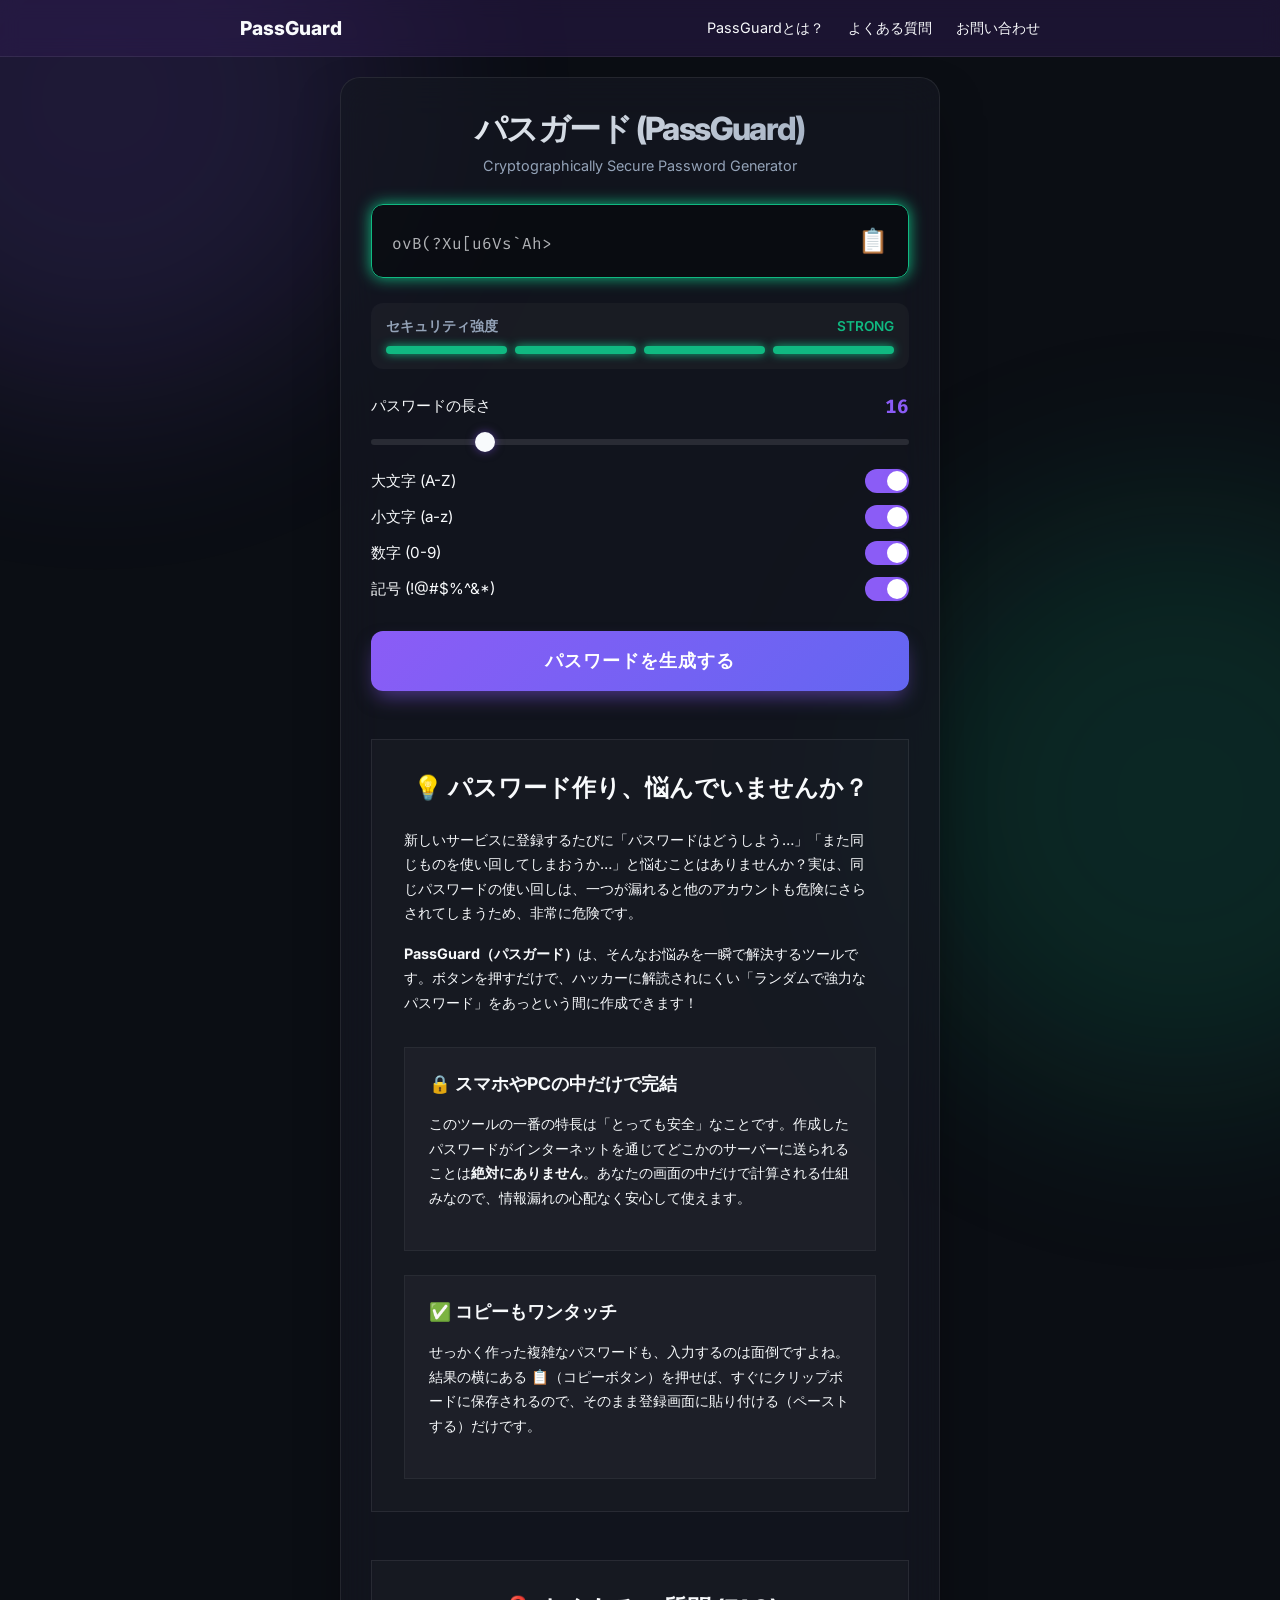
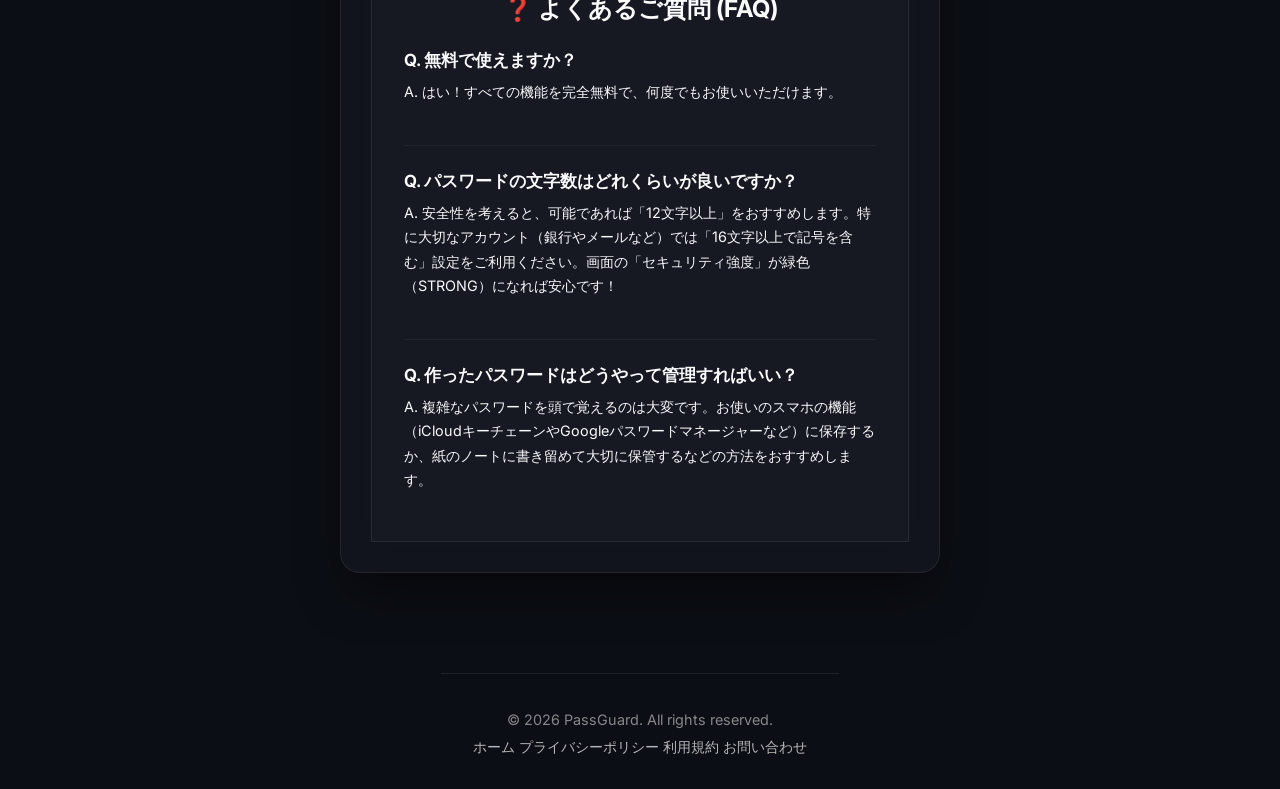
<file: index.html>
<!DOCTYPE html>
<html lang="ja">
<head>
    <meta charset="UTF-8">
    <meta name="viewport" content="width=device-width, initial-scale=1.0">
    <title>パスガード (PassGuard) - 安全で強力なパスワードを即座に作成</title>
    <meta name="description" content="暗号学的に安全なパスワードをブラウザ内だけで即座に作成。個人情報は一切送信されないローカル完結型のセキュアなツール。">
    <meta name="viewport" content="width=device-width, initial-scale=1.0">
    <meta name="theme-color" content="#1c122b">

    <!-- Fonts & Style -->
    <link href="https://fonts.googleapis.com/css2?family=Fira+Code:wght@400;600&family=Inter:wght@400;600;800&display=swap" rel="stylesheet">
    <link rel="stylesheet" href="style.css">

    <!-- Favicon -->
    <link rel="icon" type="image/svg+xml" href="favicon.svg">

    <!-- Open Graph / Facebook -->
    <meta property="og:type" content="website">
    <meta property="og:url" content="https://password-generator-eight-ruby-12.vercel.app/">
    <meta property="og:title" content="パスガード (PassGuard) - 強固で安全なパスワード作成">
    <meta property="og:description" content="サーバーへデータを一切送信しない、極めて安全なパスワード生成器。お好みの長さと文字種で即座に作成。">
    <meta property="og:image" content="favicon.svg">

    <!-- Twitter -->
    <meta property="twitter:card" content="summary_large_image">
    <meta property="twitter:url" content="https://password-generator-eight-ruby-12.vercel.app/">
    <meta property="twitter:title" content="Secure Password Generator - 強固で安全なパスワード作成">
    <meta property="twitter:description" content="サーバーへデータを一切送信しない、極めて安全なパスワード生成器。お好みの長さと文字種で即座に作成。">
    <meta property="twitter:image" content="favicon.svg">
    <!-- Google AdSense 審査・自動広告用コード -->
    <script async src="https://pagead2.googlesyndication.com/pagead/js/adsbygoogle.js?client=ca-pub-8914844189894814" crossorigin="anonymous"></script>

    <!-- Google tag (gtag.js) -->
    <script async src="https://www.googletagmanager.com/gtag/js?id=G-P8Q7H5FZKG"></script>
    <script>
      window.dataLayer = window.dataLayer || [];
      function gtag(){dataLayer.push(arguments);}
      gtag('js', new Date());

      gtag('config', 'G-P8Q7H5FZKG');
    </script>
</head>
<body>
    <div class="bg-decoration">
        <div class="glow glow-1"></div>
        <div class="glow glow-2"></div>
    </div>

    <!-- シンプルナビゲーション -->
    <nav class="top-nav">
        <div class="nav-container">
            <a href="index.html" class="nav-logo">PassGuard</a>
            <div class="nav-links">
                <a href="#about">PassGuardとは？</a>
                <a href="#faq">よくある質問</a>
                <a href="contact.html">お問い合わせ</a>
            </div>
        </div>
    </nav>

    <main class="container">
        <header>
            <h1>パスガード <span class="accent-text">(PassGuard)</span></h1>
            <p>Cryptographically Secure Password Generator</p>
        </header>
        <!-- Ads removed for approval -->

        <section class="result-container">
            <div class="password-display" id="passwordDisplay">
                <span id="result" class="placeholder">設定を行って生成してください</span>
            </div>
            <button id="copyBtn" class="copy-btn" title="パスワードをコピー">
                📋
            </button>
        </section>

        <!-- アニメーション付きセキュリティ強度メーター -->
        <section class="strength-section">
            <div class="strength-header">
                <span>セキュリティ強度</span>
                <span id="strengthText">VERY WEAK</span>
            </div>
            <div class="strength-bars">
                <div class="bar" id="bar1"></div>
                <div class="bar" id="bar2"></div>
                <div class="bar" id="bar3"></div>
                <div class="bar" id="bar4"></div>
            </div>
        </section>

        <section class="settings-container">
            <div class="setting">
                <div class="setting-header">
                    <label for="lengthSlider">パスワードの長さ</label>
                    <span id="lengthValue">16</span>
                </div>
                <input type="range" id="lengthSlider" min="4" max="64" value="16">
            </div>

            <div class="options">
                <label class="checkbox-container">
                    <span>大文字 (A-Z)</span>
                    <input type="checkbox" id="uppercaseCb" checked>
                    <span class="checkmark"></span>
                </label>
                <label class="checkbox-container">
                    <span>小文字 (a-z)</span>
                    <input type="checkbox" id="lowercaseCb" checked>
                    <span class="checkmark"></span>
                </label>
                <label class="checkbox-container">
                    <span>数字 (0-9)</span>
                    <input type="checkbox" id="numbersCb" checked>
                    <span class="checkmark"></span>
                </label>
                <label class="checkbox-container">
                    <span>記号 (!@#$%^&*)</span>
                    <input type="checkbox" id="symbolsCb" checked>
                    <span class="checkmark"></span>
                </label>
            </div>

            <button id="generateBtn" class="generate-btn">パスワードを生成する</button>
        </section>

        <!-- 親しみやすい解説セクション -->
        <section id="about" class="friendly-content">
            <h2>💡 パスワード作り、悩んでいませんか？</h2>
            <p>新しいサービスに登録するたびに「パスワードはどうしよう…」「また同じものを使い回してしまおうか…」と悩むことはありませんか？実は、同じパスワードの使い回しは、一つが漏れると他のアカウントも危険にさらされてしまうため、非常に危険です。</p>
            <p><strong>PassGuard（パスガード）</strong>は、そんなお悩みを一瞬で解決するツールです。ボタンを押すだけで、ハッカーに解読されにくい「ランダムで強力なパスワード」をあっという間に作成できます！</p>
            
            <div class="feature-cards">
                <div class="feature-card">
                    <h3>🔒 スマホやPCの中だけで完結</h3>
                    <p>このツールの一番の特長は「とっても安全」なことです。作成したパスワードがインターネットを通じてどこかのサーバーに送られることは<strong>絶対にありません</strong>。あなたの画面の中だけで計算される仕組みなので、情報漏れの心配なく安心して使えます。</p>
                </div>
                <div class="feature-card">
                    <h3>✅ コピーもワンタッチ</h3>
                    <p>せっかく作った複雑なパスワードも、入力するのは面倒ですよね。結果の横にある 📋（コピーボタン）を押せば、すぐにクリップボードに保存されるので、そのまま登録画面に貼り付ける（ペーストする）だけです。</p>
                </div>
            </div>
        </section>

        <!-- FAQセクション -->
        <section id="faq" class="friendly-content">
            <h2>❓ よくあるご質問 (FAQ)</h2>
            <div class="faq-item">
                <h4>Q. 無料で使えますか？</h4>
                <p>A. はい！すべての機能を完全無料で、何度でもお使いいただけます。</p>
            </div>
            <div class="faq-item">
                <h4>Q. パスワードの文字数はどれくらいが良いですか？</h4>
                <p>A. 安全性を考えると、可能であれば「12文字以上」をおすすめします。特に大切なアカウント（銀行やメールなど）では「16文字以上で記号を含む」設定をご利用ください。画面の「セキュリティ強度」が緑色（STRONG）になれば安心です！</p>
            </div>
            <div class="faq-item">
                <h4>Q. 作ったパスワードはどうやって管理すればいい？</h4>
                <p>A. 複雑なパスワードを頭で覚えるのは大変です。お使いのスマホの機能（iCloudキーチェーンやGoogleパスワードマネージャーなど）に保存するか、紙のノートに書き留めて大切に保管するなどの方法をおすすめします。</p>
            </div>
        </section>
    </main>

    <!-- Ads removed for approval -->

    <footer class="app-footer">
        <div class="footer-content">
            <p>&copy; 2026 PassGuard. All rights reserved.</p>
            <div class="footer-links">
                <a href="index.html">ホーム</a>
                <a href="privacy-policy.html">プライバシーポリシー</a>
                <a href="terms.html">利用規約</a>
                <a href="contact.html">お問い合わせ</a>
            </div>
        </div>
    </footer>

    <!-- トースト通知 (コピー完了時など) -->
    <div id="toast" class="toast">クリップボードにコピーしました！</div>

    <script src="main.js"></script>
</body>
</html>
</file>
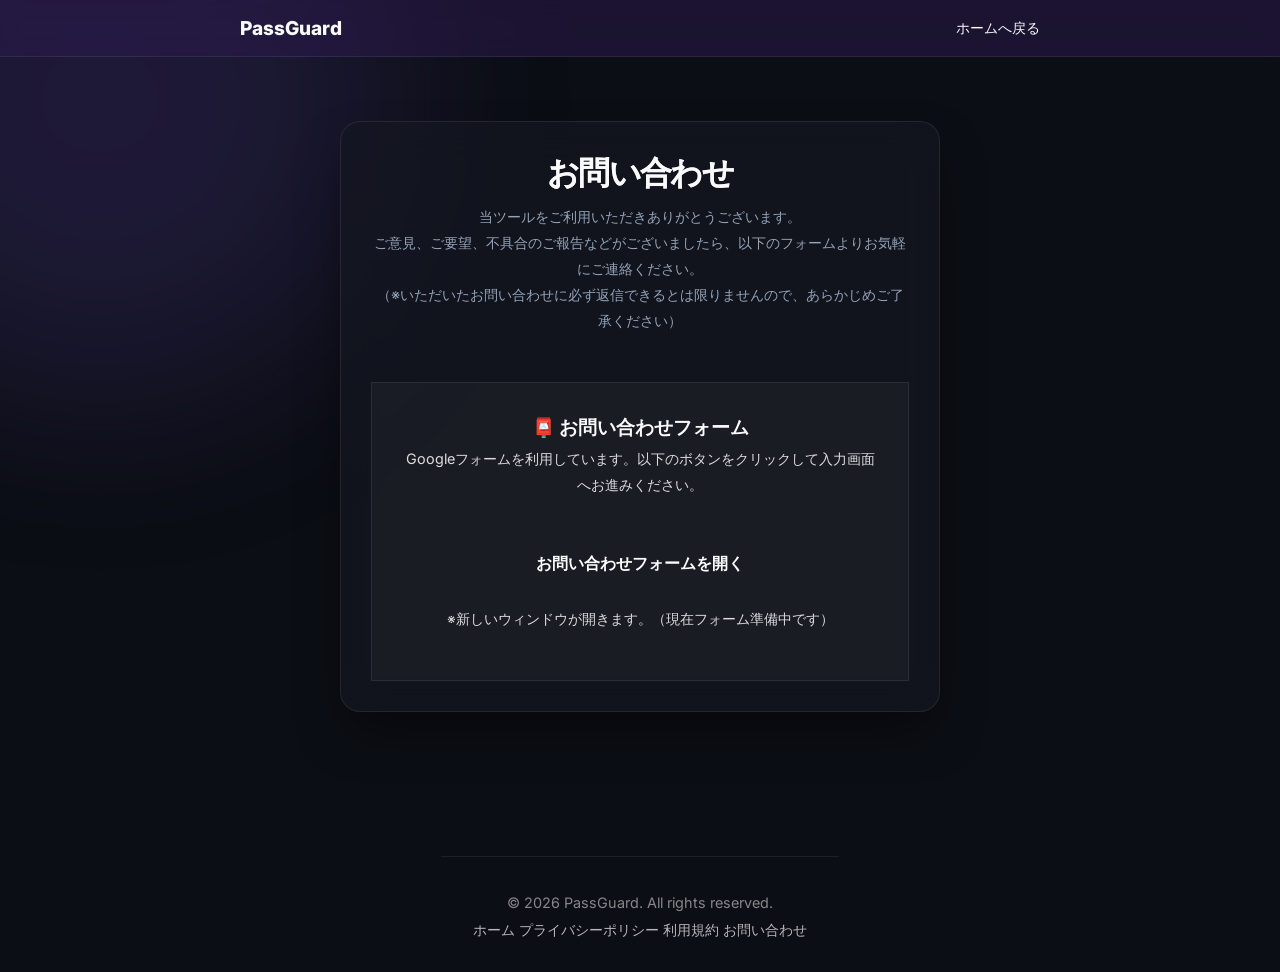
<file: contact.html>
<!DOCTYPE html>
<html lang="ja">
<head>
    <meta charset="UTF-8">
    <meta name="viewport" content="width=device-width, initial-scale=1.0">
    <title>お問い合わせ - パスガード (PassGuard)</title>
    <meta name="theme-color" content="#1c122b">

    <!-- Fonts & Style -->
    <link href="https://fonts.googleapis.com/css2?family=Fira+Code:wght@400;600&family=Inter:wght@400;600;800&display=swap" rel="stylesheet">
    <link rel="stylesheet" href="style.css">

    <!-- Google AdSense 自動広告用コード -->
    <script async src="https://pagead2.googlesyndication.com/pagead/js/adsbygoogle.js?client=ca-pub-8914844189894814" crossorigin="anonymous"></script>
</head>
<body>
    <div class="bg-decoration">
        <div class="glow glow-1"></div>
    </div>

    <nav class="top-nav">
        <div class="nav-container">
            <a href="index.html" class="nav-logo">PassGuard</a>
            <div class="nav-links">
                <a href="index.html">ホームへ戻る</a>
            </div>
        </div>
    </nav>

    <main class="container text-page-container">
        <article class="text-content">
            <h1>お問い合わせ</h1>
            
            <p>当ツールをご利用いただきありがとうございます。<br>
            ご意見、ご要望、不具合のご報告などがございましたら、以下のフォームよりお気軽にご連絡ください。<br>
            （※いただいたお問い合わせに必ず返信できるとは限りませんので、あらかじめご了承ください）</p>

            <div class="contact-box">
                <h3>📮 お問い合わせフォーム</h3>
                <p>Googleフォームを利用しています。以下のボタンをクリックして入力画面へお進みください。</p>
                <a href="#" class="contact-btn" target="_blank" rel="noopener noreferrer">お問い合わせフォームを開く</a>
                <p class="form-hint">※新しいウィンドウが開きます。（現在フォーム準備中です）</p>
            </div>
        </article>
    </main>

    <footer class="app-footer">
        <div class="footer-content">
            <p>&copy; 2026 PassGuard. All rights reserved.</p>
            <div class="footer-links">
                <a href="index.html">ホーム</a>
                <a href="privacy-policy.html">プライバシーポリシー</a>
                <a href="terms.html">利用規約</a>
                <a href="contact.html">お問い合わせ</a>
            </div>
        </div>
    </footer>
</body>
</html>
</file>
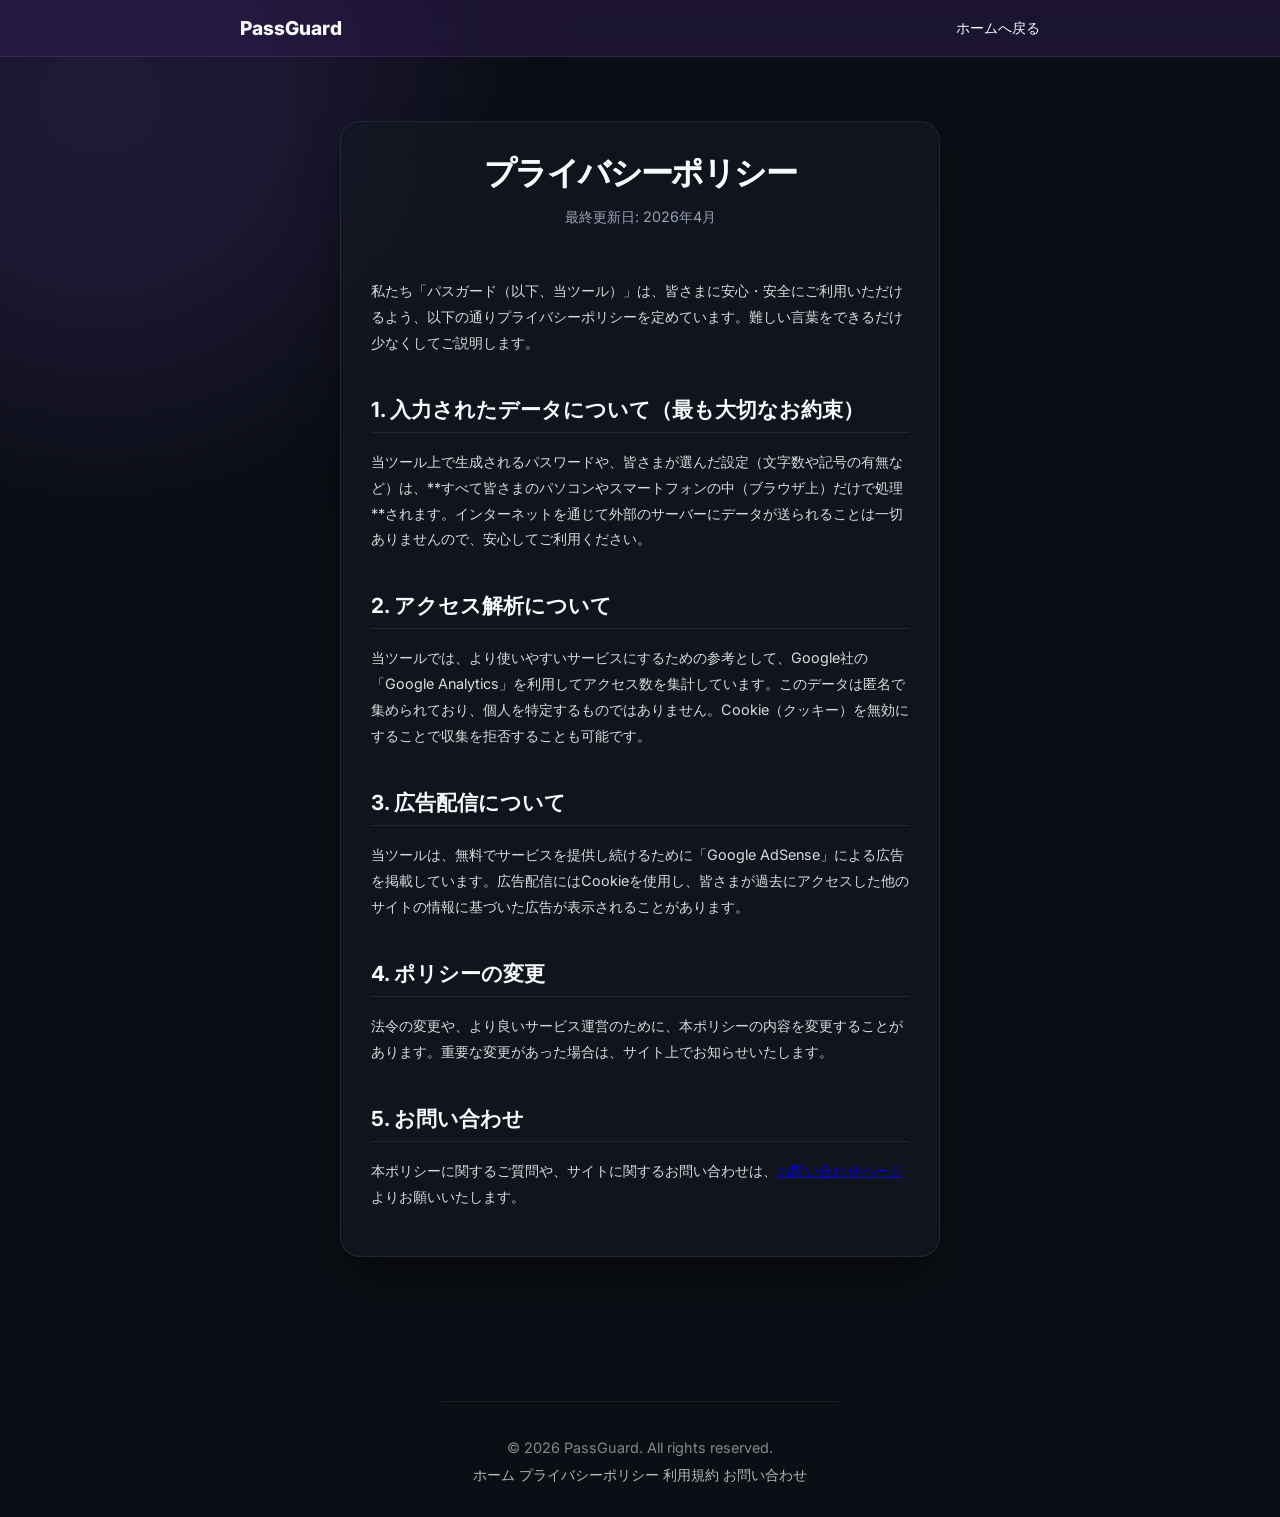
<file: privacy-policy.html>
<!DOCTYPE html>
<html lang="ja">
<head>
    <meta charset="UTF-8">
    <meta name="viewport" content="width=device-width, initial-scale=1.0">
    <title>プライバシーポリシー - パスガード (PassGuard)</title>
    <meta name="theme-color" content="#1c122b">

    <!-- Fonts & Style -->
    <link href="https://fonts.googleapis.com/css2?family=Fira+Code:wght@400;600&family=Inter:wght@400;600;800&display=swap" rel="stylesheet">
    <link rel="stylesheet" href="style.css">

    <!-- Google AdSense 自動広告用コード -->
    <script async src="https://pagead2.googlesyndication.com/pagead/js/adsbygoogle.js?client=ca-pub-8914844189894814" crossorigin="anonymous"></script>
</head>
<body>
    <div class="bg-decoration">
        <div class="glow glow-1"></div>
    </div>

    <!-- シンプルナビゲーション -->
    <nav class="top-nav">
        <div class="nav-container">
            <a href="index.html" class="nav-logo">PassGuard</a>
            <div class="nav-links">
                <a href="index.html">ホームへ戻る</a>
            </div>
        </div>
    </nav>

    <main class="container text-page-container">
        <article class="text-content">
            <h1>プライバシーポリシー</h1>
            <p>最終更新日: 2026年4月</p>
            
            <p>私たち「パスガード（以下、当ツール）」は、皆さまに安心・安全にご利用いただけるよう、以下の通りプライバシーポリシーを定めています。難しい言葉をできるだけ少なくしてご説明します。</p>

            <h2>1. 入力されたデータについて（最も大切なお約束）</h2>
            <p>当ツール上で生成されるパスワードや、皆さまが選んだ設定（文字数や記号の有無など）は、**すべて皆さまのパソコンやスマートフォンの中（ブラウザ上）だけで処理**されます。インターネットを通じて外部のサーバーにデータが送られることは一切ありませんので、安心してご利用ください。</p>

            <h2>2. アクセス解析について</h2>
            <p>当ツールでは、より使いやすいサービスにするための参考として、Google社の「Google Analytics」を利用してアクセス数を集計しています。このデータは匿名で集められており、個人を特定するものではありません。Cookie（クッキー）を無効にすることで収集を拒否することも可能です。</p>

            <h2>3. 広告配信について</h2>
            <p>当ツールは、無料でサービスを提供し続けるために「Google AdSense」による広告を掲載しています。広告配信にはCookieを使用し、皆さまが過去にアクセスした他のサイトの情報に基づいた広告が表示されることがあります。</p>

            <h2>4. ポリシーの変更</h2>
            <p>法令の変更や、より良いサービス運営のために、本ポリシーの内容を変更することがあります。重要な変更があった場合は、サイト上でお知らせいたします。</p>

            <h2>5. お問い合わせ</h2>
            <p>本ポリシーに関するご質問や、サイトに関するお問い合わせは、<a href="contact.html">お問い合わせページ</a>よりお願いいたします。</p>
        </article>
    </main>

    <footer class="app-footer">
        <div class="footer-content">
            <p>&copy; 2026 PassGuard. All rights reserved.</p>
            <div class="footer-links">
                <a href="index.html">ホーム</a>
                <a href="privacy-policy.html">プライバシーポリシー</a>
                <a href="terms.html">利用規約</a>
                <a href="contact.html">お問い合わせ</a>
            </div>
        </div>
    </footer>
</body>
</html>
</file>
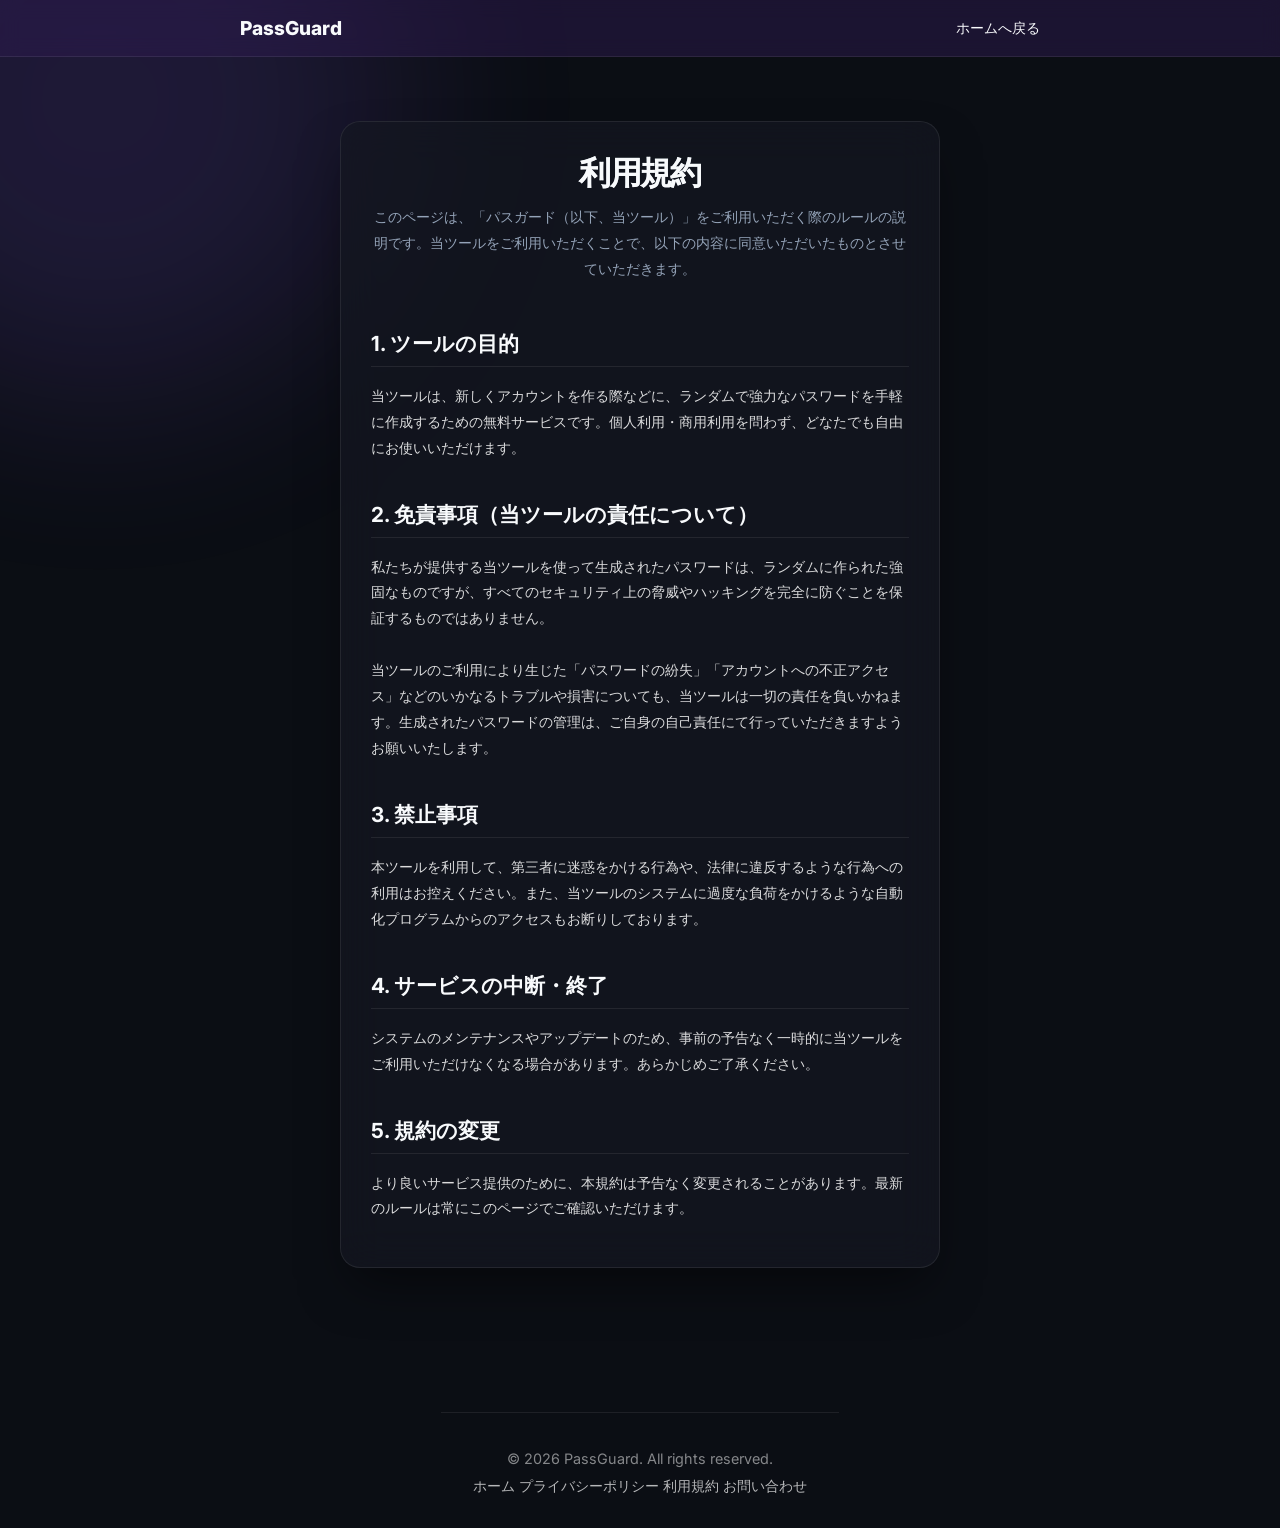
<file: terms.html>
<!DOCTYPE html>
<html lang="ja">
<head>
    <meta charset="UTF-8">
    <meta name="viewport" content="width=device-width, initial-scale=1.0">
    <title>利用規約 - パスガード (PassGuard)</title>
    <meta name="theme-color" content="#1c122b">

    <!-- Fonts & Style -->
    <link href="https://fonts.googleapis.com/css2?family=Fira+Code:wght@400;600&family=Inter:wght@400;600;800&display=swap" rel="stylesheet">
    <link rel="stylesheet" href="style.css">

    <!-- Google AdSense 自動広告用コード -->
    <script async src="https://pagead2.googlesyndication.com/pagead/js/adsbygoogle.js?client=ca-pub-8914844189894814" crossorigin="anonymous"></script>
</head>
<body>
    <div class="bg-decoration">
        <div class="glow glow-1"></div>
    </div>

    <nav class="top-nav">
        <div class="nav-container">
            <a href="index.html" class="nav-logo">PassGuard</a>
            <div class="nav-links">
                <a href="index.html">ホームへ戻る</a>
            </div>
        </div>
    </nav>

    <main class="container text-page-container">
        <article class="text-content">
            <h1>利用規約</h1>
            
            <p>このページは、「パスガード（以下、当ツール）」をご利用いただく際のルールの説明です。当ツールをご利用いただくことで、以下の内容に同意いただいたものとさせていただきます。</p>

            <h2>1. ツールの目的</h2>
            <p>当ツールは、新しくアカウントを作る際などに、ランダムで強力なパスワードを手軽に作成するための無料サービスです。個人利用・商用利用を問わず、どなたでも自由にお使いいただけます。</p>

            <h2>2. 免責事項（当ツールの責任について）</h2>
            <p>私たちが提供する当ツールを使って生成されたパスワードは、ランダムに作られた強固なものですが、すべてのセキュリティ上の脅威やハッキングを完全に防ぐことを保証するものではありません。<br><br>
            当ツールのご利用により生じた「パスワードの紛失」「アカウントへの不正アクセス」などのいかなるトラブルや損害についても、当ツールは一切の責任を負いかねます。生成されたパスワードの管理は、ご自身の自己責任にて行っていただきますようお願いいたします。</p>

            <h2>3. 禁止事項</h2>
            <p>本ツールを利用して、第三者に迷惑をかける行為や、法律に違反するような行為への利用はお控えください。また、当ツールのシステムに過度な負荷をかけるような自動化プログラムからのアクセスもお断りしております。</p>

            <h2>4. サービスの中断・終了</h2>
            <p>システムのメンテナンスやアップデートのため、事前の予告なく一時的に当ツールをご利用いただけなくなる場合があります。あらかじめご了承ください。</p>

            <h2>5. 規約の変更</h2>
            <p>より良いサービス提供のために、本規約は予告なく変更されることがあります。最新のルールは常にこのページでご確認いただけます。</p>
        </article>
    </main>

    <footer class="app-footer">
        <div class="footer-content">
            <p>&copy; 2026 PassGuard. All rights reserved.</p>
            <div class="footer-links">
                <a href="index.html">ホーム</a>
                <a href="privacy-policy.html">プライバシーポリシー</a>
                <a href="terms.html">利用規約</a>
                <a href="contact.html">お問い合わせ</a>
            </div>
        </div>
    </footer>
</body>
</html>
</file>
<file: style.css>
:root {
    --bg-dark: #0B0E14; /* Cyber dark */
    --panel-bg: rgba(20, 24, 34, 0.7);
    --border-color: rgba(255, 255, 255, 0.08);
    --primary: #8b5cf6; /* Purple/Violet main */
    --primary-glow: rgba(139, 92, 246, 0.5);
    --text-primary: #f8fafc;
    --text-muted: #94a3b8;
    
    /* Strength colors */
    --strength-very-weak: #ef4444; /* Red */
    --strength-weak: #f59e0b;      /* Orange */
    --strength-good: #eab308;      /* Yellow */
    --strength-strong: #10b981;    /* Green */
}

* { margin: 0; padding: 0; box-sizing: border-box; }

body {
    font-family: 'Inter', sans-serif;
    background-color: var(--bg-dark);
    color: var(--text-primary);
    min-height: 100vh;
    display: flex;
    flex-direction: column;
    align-items: center;
    position: relative;
    overflow-x: hidden;
}

/* Background Effects */
.bg-decoration {
    position: fixed;
    top: 0; left: 0; width: 100vw; height: 100vh;
    z-index: -1;
    pointer-events: none;
}
.glow {
    position: absolute;
    width: 600px; height: 600px;
    border-radius: 50%;
    filter: blur(100px);
    opacity: 0.15;
}
.glow-1 { background: var(--primary); top: -200px; left: -200px; }
.glow-2 { background: var(--strength-strong); bottom: -200px; right: -200px; }

/* Ad Banners - Placement purely for monetization structure */
.ad-banner {
    width: 100%; max-width: 728px;
    height: 90px;
    background: rgba(255,255,255,0.02);
    border: 1px dashed var(--border-color);
    margin: 20px 0;
    display: flex; align-items: center; justify-content: center;
    color: var(--text-muted);
    font-size: 0.8rem;
}

/* Main Container */
.container {
    width: 90%;
    max-width: 600px;
    background: var(--panel-bg);
    backdrop-filter: blur(20px);
    -webkit-backdrop-filter: blur(20px);
    border: 1px solid var(--border-color);
    border-radius: 20px;
    padding: 30px;
    box-shadow: 0 25px 50px -12px rgba(0,0,0,0.5);
    margin: 20px 0;
}

header { text-align: center; margin-bottom: 30px; }
h1 { font-size: 2rem; font-weight: 800; background: linear-gradient(135deg, var(--text-primary), var(--text-muted)); -webkit-background-clip: text; color: transparent; letter-spacing: -0.05em; }
p { color: var(--text-muted); font-size: 0.9rem; margin-top: 5px; }

/* Result Box */
.result-container {
    background: rgba(0,0,0,0.4);
    border: 1px solid var(--border-color);
    border-radius: 12px;
    padding: 20px;
    display: flex;
    justify-content: space-between;
    align-items: center;
    margin-bottom: 25px;
    position: relative;
    transition: all 0.3s ease;
}
.result-container:hover { border-color: rgba(255,255,255,0.2); }

.password-display {
    font-family: 'Fira Code', monospace;
    font-size: 1.5rem;
    word-break: break-all;
    flex-grow: 1;
    margin-right: 15px;
}
.placeholder { color: var(--text-muted); font-size: 1rem; opacity: 0.7; }

.copy-btn {
    background: transparent;
    border: none;
    color: var(--primary);
    font-size: 1.5rem;
    cursor: pointer;
    transition: transform 0.2s, filter 0.2s;
}
.copy-btn:hover { transform: scale(1.1); filter: brightness(1.2); }
.copy-btn:active { transform: scale(0.9); }

/* Strength Meter */
.strength-section {
    background: rgba(255,255,255,0.03);
    padding: 15px;
    border-radius: 12px;
    margin-bottom: 25px;
}
.strength-header {
    display: flex; justify-content: space-between;
    font-size: 0.85rem; font-weight: 600; text-transform: uppercase;
    margin-bottom: 10px; color: var(--text-muted);
}
.strength-bars { display: flex; gap: 8px; height: 8px; }
.bar {
    flex: 1;
    background: rgba(255,255,255,0.1);
    border-radius: 4px;
    transition: all 0.4s ease;
}

/* Settings */
.settings-container { display: flex; flex-direction: column; gap: 20px; }

.setting-header { display: flex; justify-content: space-between; align-items: center; font-size: 0.95rem; margin-bottom: 10px; }
#lengthValue { font-family: 'Fira Code', monospace; color: var(--primary); font-size: 1.2rem; font-weight: bold; }

/* Custom Slider */
input[type=range] {
    -webkit-appearance: none;
    width: 100%; background: transparent;
}
input[type=range]::-webkit-slider-runnable-track {
    width: 100%; height: 6px; cursor: pointer;
    background: rgba(255,255,255,0.1); border-radius: 3px;
}
input[type=range]::-webkit-slider-thumb {
    height: 20px; width: 20px; border-radius: 50%;
    background: var(--text-primary);
    cursor: pointer;
    -webkit-appearance: none;
    margin-top: -7px;
    box-shadow: 0 0 10px var(--primary-glow);
    transition: transform 0.1s;
}
input[type=range]::-webkit-slider-thumb:hover { transform: scale(1.2); }

/* Custom Checkboxes */
.options { display: flex; flex-direction: column; gap: 12px; }
.checkbox-container {
    display: flex; justify-content: space-between; align-items: center;
    cursor: pointer; font-size: 0.95rem; user-select: none;
}
.checkbox-container input { position: absolute; opacity: 0; cursor: pointer; height: 0; width: 0; }
.checkmark {
    position: relative; height: 24px; width: 44px;
    background-color: rgba(255,255,255,0.1);
    border-radius: 12px; transition: background-color 0.3s;
}
.checkmark:after {
    content: ""; position: absolute;
    top: 2px; left: 2px; width: 20px; height: 20px;
    border-radius: 50%; background: var(--text-muted);
    transition: 0.3s cubic-bezier(0.68, -0.55, 0.265, 1.55);
}
.checkbox-container input:checked ~ .checkmark { background-color: var(--primary); }
.checkbox-container input:checked ~ .checkmark:after {
    background: white; left: calc(100% - 2px); transform: translateX(-100%);
    box-shadow: 0 0 5px var(--primary-glow);
}

/* Generate Button */
.generate-btn {
    background: linear-gradient(135deg, var(--primary), #6366f1);
    color: white; border: none; padding: 18px;
    border-radius: 12px; font-size: 1.1rem; font-weight: 600;
    cursor: pointer; transition: all 0.3s ease;
    text-transform: uppercase; letter-spacing: 1px;
    margin-top: 10px;
    box-shadow: 0 10px 20px -5px var(--primary-glow);
}
.generate-btn:hover { transform: translateY(-2px); box-shadow: 0 15px 25px -5px var(--primary-glow); }
.generate-btn:active { transform: translateY(1px); }

/* --- Advertisement --- */
.ad-banner {
    margin: 2rem auto;
    max-width: 728px;
    background: rgba(255, 255, 255, 0.03);
    border: 1px dashed var(--input-border);
    border-radius: 12px;
    padding: 1rem;
    text-align: center;
    color: rgba(255, 255, 255, 0.4);
    font-size: 0.8rem;
}
.top-ad { margin-top: 3rem; }
.bottom-ad { margin-bottom: 5rem; }

/* App Footer */
.app-footer { margin-top: 5rem; padding: 2rem; border-top: 1px solid var(--border-color); text-align: center; }
.footer-content p { font-size: 0.9rem; color: rgba(255,255,255,0.5); margin-bottom: 0.5rem; }
.footer-links a { font-size: 0.85rem; color: #fff; text-decoration: none; opacity: 0.7; transition: opacity 0.3s; }
.footer-links a:hover { opacity: 1; text-decoration: underline; }

/* Privacy Policy Modal (CSS Only) - Refined for reliability */
#privacy-policy.modal-overlay { 
    position: fixed !important; 
    top: 0; left: 0; 
    width: 100vw; height: 100vh; 
    background: rgba(0,0,0,0.9); 
    backdrop-filter: blur(12px); 
    display: flex; 
    align-items: center; justify-content: center; 
    z-index: 9999; 
    opacity: 0; 
    visibility: hidden; 
    pointer-events: none; 
    transition: all 0.4s ease; 
}
#privacy-policy.modal-overlay:target { 
    opacity: 1; 
    visibility: visible; 
    pointer-events: auto; 
}
.modal-content { 
    background: #0f172a; 
    border: 1px solid var(--border-color); 
    padding: 3rem; border-radius: 32px; 
    max-width: 600px; width: 90%; 
    position: relative; 
    max-height: 80vh; 
    overflow-y: auto; 
    text-align: left; 
    box-shadow: 0 50px 100px rgba(0,0,0,0.8);
}
.close-modal { position: absolute; top: 1.5rem; right: 2rem; font-size: 2.5rem; color: #fff; text-decoration: none; line-height: 1; transition: color 0.3s; }
.close-modal:hover { color: var(--primary); }
.policy-body { margin-top: 2rem; }
.policy-body h3 { font-size: 1.1rem; color: #38bdf8; margin: 1.5rem 0 0.5rem; }
.policy-body p { font-size: 0.95rem; color: rgba(255,255,255,0.7); line-height: 1.6; }

/* Instructions */
.instructions {
    background: rgba(255, 255, 255, 0.02);
    border: 1px solid var(--border-color);
    border-radius: 12px;
    padding: 20px;
    margin-top: 25px;
}
.instructions h3 {
    font-size: 1rem;
    color: var(--text-primary);
    margin-bottom: 12px;
    display: flex;
    align-items: center;
    gap: 8px;
}
.instructions ul {
    list-style: none;
    display: flex;
    flex-direction: column;
    gap: 10px;
}
.instructions li {
    font-size: 0.85rem;
    color: var(--text-muted);
    line-height: 1.6;
    padding-left: 20px;
    position: relative;
}
.instructions li::before {
    content: "✓";
    position: absolute;
    left: 0;
    color: var(--strength-strong);
    font-weight: bold;
}

/* Toast */
.toast {
    position: fixed; bottom: -50px; left: 50%; transform: translateX(-50%);
    background: var(--strength-strong); color: white;
    padding: 12px 24px; border-radius: 8px; font-weight: 600; font-size: 0.9rem;
    box-shadow: 0 10px 30px rgba(16, 185, 129, 0.4);
    opacity: 0; transition: all 0.3s cubic-bezier(0.68, -0.55, 0.265, 1.55);
    z-index: 1000;
}
.toast.show { bottom: 30px; opacity: 1; }

@media (max-width: 600px) {
    .container { padding: 1.5rem; }
    .card { padding: 2rem; }
    .modal-content { padding: 2rem; }
}

@media (max-width: 480px) {
    .container { padding: 1.25rem; width: 95%; }
    h1 { font-size: 1.6rem; }
    .password-display { font-size: 1.2rem; }
    .generate-btn { padding: 15px; font-size: 1rem; }
}

@media (max-width: 380px) {
    .container { padding: 1rem; }
    .password-display { font-size: 1.1rem; }
    .strength-header { font-size: 0.75rem; }
    .strength-bars { gap: 4px; }
    .setting-header { font-size: 0.85rem; }
}

/* --- New AdSense Approval Styles --- */
.top-nav {
    width: 100%;
    padding: 1rem 2rem;
    display: flex;
    justify-content: center;
    border-bottom: 1px solid var(--border-color);
    background: rgba(45, 27, 78, 0.5);
    backdrop-filter: blur(10px);
}

.nav-container {
    max-width: 800px;
    width: 100%;
    display: flex;
    justify-content: space-between;
    align-items: center;
}

.nav-logo {
    font-weight: 800;
    font-size: 1.2rem;
    color: var(--accent-color);
    text-decoration: none;
}

.nav-links {
    display: flex;
    gap: 1.5rem;
}

.nav-links a {
    color: var(--text-primary);
    text-decoration: none;
    font-size: 0.9rem;
    transition: color 0.2s ease;
}

.nav-links a:hover {
    color: var(--accent-light);
}

.friendly-content {
    margin-top: 3rem;
    padding: 2rem;
    background: rgba(255,255,255,0.02);
    border: 1px solid var(--border-color);
    border-radius: var(--radius-lg);
    text-align: left;
}

.friendly-content h2 {
    color: var(--accent-light);
    margin-bottom: 1.5rem;
    font-size: 1.5rem;
    text-align: center;
}

.friendly-content p {
    color: var(--text-primary);
    line-height: 1.7;
    margin-bottom: 1rem;
}

.feature-cards {
    display: flex;
    flex-direction: column;
    gap: 1.5rem;
    margin-top: 2rem;
}

.feature-card {
    flex: 1;
    background: rgba(255,255,255,0.03);
    padding: 1.5rem;
    border-radius: var(--radius-md);
    border: 1px solid rgba(255,255,255,0.05);
}

.feature-card h3 {
    margin-bottom: 1rem;
    color: var(--text-primary);
    font-size: 1.1rem;
}

.faq-item {
    margin-bottom: 1.5rem;
    padding-bottom: 1.5rem;
    border-bottom: 1px solid rgba(255,255,255,0.05);
}
.faq-item:last-child {
    border-bottom: none;
    margin-bottom: 0;
    padding-bottom: 0;
}

.faq-item h4 {
    color: var(--accent-color);
    margin-bottom: 0.5rem;
    font-size: 1.05rem;
}

.text-page-container {
    margin-top: 4rem;
    margin-bottom: 4rem;
}

.text-content h1 {
    font-size: 2rem;
    margin-bottom: 0.5rem;
    text-align: center;
    color: var(--accent-light);
}

.text-content > p:first-of-type {
    text-align: center;
    color: var(--text-muted);
    margin-bottom: 3rem;
}

.text-content h2 {
    font-size: 1.3rem;
    margin-top: 2.5rem;
    margin-bottom: 1rem;
    color: var(--text-primary);
    border-bottom: 1px solid var(--border-color);
    padding-bottom: 0.5rem;
}

.text-content p {
    line-height: 1.8;
    color: rgba(255, 255, 255, 0.85);
    margin-bottom: 1rem;
}

.contact-box {
    margin-top: 3rem;
    padding: 2rem;
    background: rgba(255,255,255,0.03);
    border: 1px solid var(--border-color);
    border-radius: var(--radius-lg);
    text-align: center;
}

.contact-btn {
    display: inline-block;
    margin-top: 1.5rem;
    padding: 1rem 2rem;
    background: var(--accent-color);
    color: white;
    text-decoration: none;
    border-radius: var(--radius-md);
    font-weight: 600;
    transition: background 0.2s;
}

.contact-btn:hover {
    background: var(--accent-light);
}

.form-hint {
    margin-top: 1rem;
    font-size: 0.85rem;
    color: var(--text-muted);
}

@media (max-width: 600px) {
    .feature-cards {
        flex-direction: column;
    }
    .nav-links {
        display: none;
    }
}
</file>
